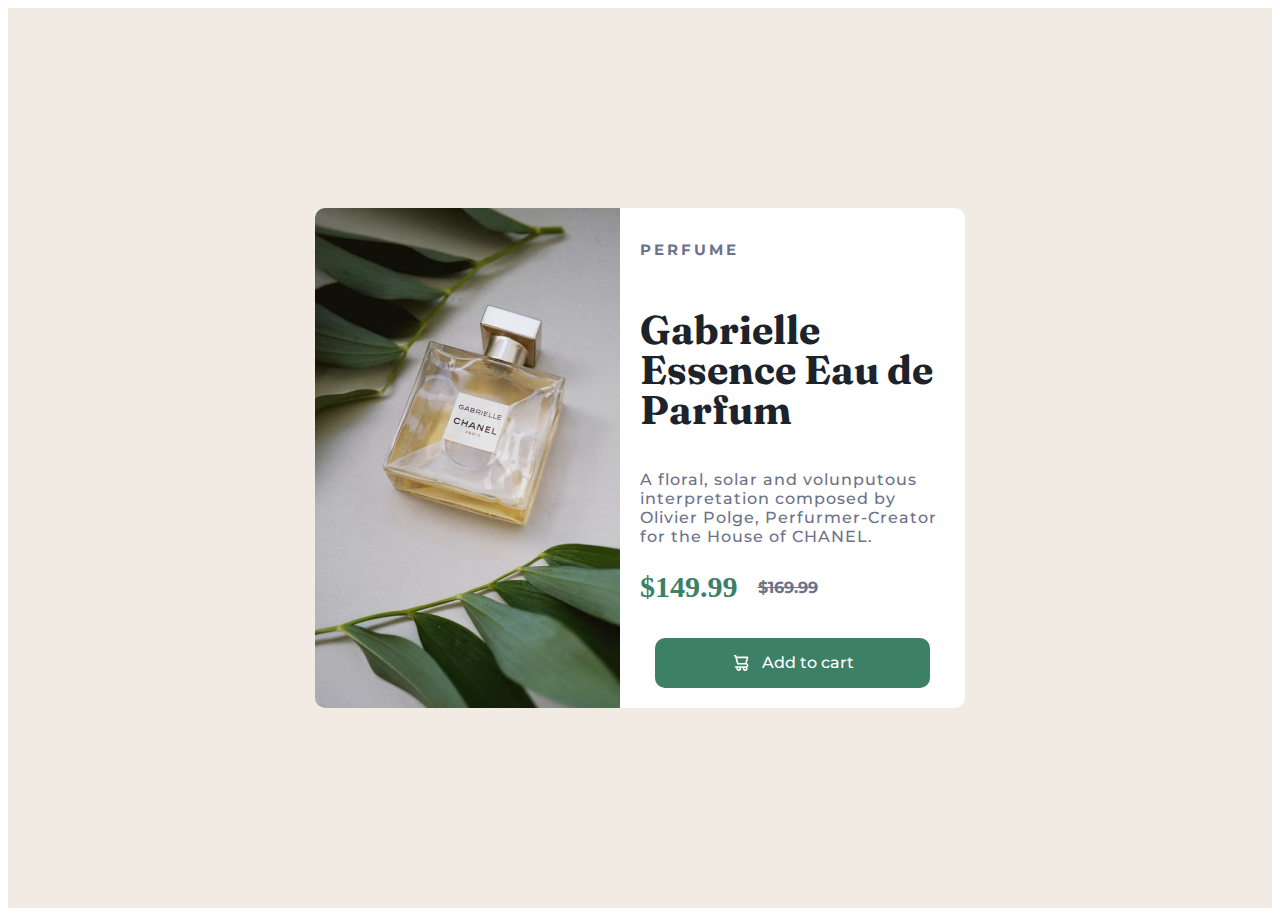
<file: front-end-mentor/challenges/challange-01/index.html>
<!DOCTYPE html>
<html lang="en">
  <head>
    <meta charset="UTF-8" />
    <meta http-equiv="X-UA-Compatible" content="IE=edge" />
    <meta name="viewport" content="width=device-width, initial-scale=1.0" />
    <link rel="stylesheet" href="../challange-01/css/style.css" />
    <link rel="stylesheet" href="../challange-01/css/reset.css" />
    <link rel="stylesheet" href="../challange-01/css/responsive.css">
    <title>Gabrielle eau</title>
  </head>
  <body>
    <div class="main-container">
      <div class="main-card">
        <div class="left-side"></div>

        <div class="right-side">
          <h2 class="left-first-title">PERFUME</h2>
          <h1 class="left-second-title">Gabrielle Essence Eau de Parfum</h1>
          <p class="left-text">
            A floral, solar and volunputous interpretation composed by Olivier
            Polge, Perfurmer-Creator for the House of CHANEL.
          </p>
          <div class="left-price">
            <span class="discount">$149.99</span>
            <span class="full-price">$169.99</span>
          </div>

          <div class="cart-place">
          <div class="cart-button">
            <p>Add to cart</p>
          </div>
        </div>
        </div>
      </div>
    </div>
  </body>
</html>
</file>
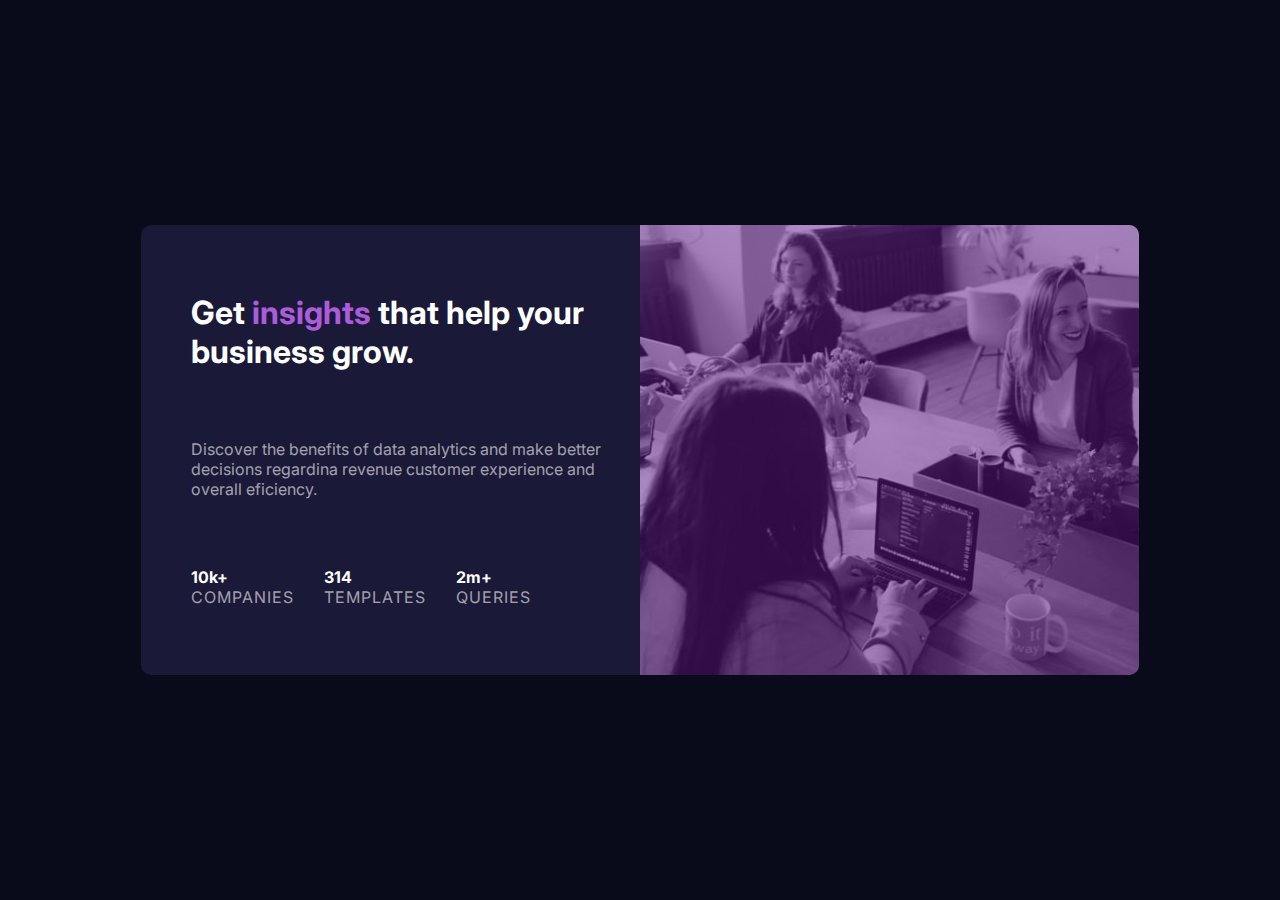
<file: front-end-mentor/challenges/challange-02/index.html>
<!DOCTYPE html>
<html lang="en">
  <head>
    <meta charset="UTF-8" />
    <meta http-equiv="X-UA-Compatible" content="IE=edge" />
    <meta name="viewport" content="width=device-width, initial-scale=1.0" />
    <title>Stats preview card component</title>
    <link rel="stylesheet" href="../challange-02/css/reset.css" />
    <link rel="stylesheet" href="../challange-02/css/style.css" />
    <link rel="stylesheet" href="../challange-02/css/responsive.css" />
    <link rel="stylesheet" href="../challange-02/css/variables.css" />
  </head>
  <body>

    
      <div class="main-container">

        <div class="card-container">

        <div class="left-side">
            <h1 class="title">Get <span class="insights">insights</span> that help your business grow.</h1>
            <p class="description">Discover the benefits of data analytics and make better decisions
              regardina revenue customer experience and overall eficiency.</p>

              <div class="stats">
                <div>
                  <span class="stats-numbers">10k+</span>
                  <span class="stats-words">companies</span>
                </div>
                <div>
                  <span class="stats-numbers">314</span>
                  <span class="stats-words">templates</span>
                </div>
                <div>
                  <span class="stats-numbers">2m+</span>
                  <span class="stats-words">queries</span>
                </div>
              </div>
              
        </div>

        <div class="right-side">
          <div class="img-placeholder"></div>
        </div>
      </div>
    </div>
      
    
  </body>
</html>
</file>
<file: front-end-mentor/challenges/challange-01/css/style.css>
@import url('https://fonts.googleapis.com/css2?family=Fraunces:opsz,wght@9..144,700&family=Montserrat:wght@500;700&display=swap');

:root{  
    --bg-main: hsl(30, 38%, 92%);
    --dark-green: hsl(158, 36%, 37%);
    --bg-card: hsl(0, 0%, 100%);
    --dark-blue: hsl(212, 21%, 14%);
    --dark-grey: hsl(228, 12%, 48%);
}

.main-container {
    width: 100%;
    height: 100vh;
    display: flex;
    align-items: center;
    justify-content: center;
    background-color: var(--bg-main);
}

.main-card {
    border-radius: 10px;
    overflow: hidden;
    background-color: var(--bg-card);
    display: flex;
    width: 650px;
    height: 500px;
   
}

.left-side {
    background-image: url(../images/image-product-desktop.jpg);
    background-position: center;
    background-size: cover;
    background-repeat: no-repeat;
    display: flex;
    flex: 1;
}


.right-side {
    padding: 20px;
    justify-content: space-between;
    flex-direction: column;
    display: flex;
    flex: 1;
}

.left-first-title {
    margin-bottom: 10px;
    font-size: 15px;
    letter-spacing: 3px;
    color: var(--dark-grey);
    font-family: 'Montserrat', sans-serif;
    font-weight: 700;
}

.left-second-title {
    color: var(--dark-blue);
    line-height: 40px;
    font-size: 40px;
    margin-bottom: 10px;
    font-family: 'Fraunces', serif;
}

.left-text {
    margin-bottom: 10px;
    letter-spacing: 1px;
    color: var(--dark-grey);
    font-family: 'Montserrat', sans-serif;
    font-weight: 500;
}

.left-price {
    display: flex;
    align-items: center;
}

.left-price .discount {
    font-weight: 700;
    color: var(--dark-green);
    font-size: 30px;
    margin-right: 20px;
}

.left-price .full-price {
    font-weight: 700;
    color: var(--dark-grey);
    font-family: 'Montserrat', sans-serif;
    text-decoration: line-through;
}

.cart-button {
    display: flex;
    justify-content: center;
    align-items: center;
    width: 90%;
    border-radius: 10px;
    color: var(--bg-card);
    margin-top: 20px;
    background-color: var(--dark-green);
    height: 50px;
}

.cart-place {
    display: flex;
    justify-content: center;
    align-items: center;

}

.cart-button p {
    font-weight: 500;
    font-family: 'Montserrat', sans-serif;
    display: flex;
}

.cart-button p::before {
    content: '';
    background-image: url(../images/icon-cart.svg);
    background-repeat: no-repeat;
    background-position: center;
    width: 20px;
    display: inline-block;
    height: 20px;
    margin-right: 10px;
}
</file>
<file: front-end-mentor/challenges/challange-01/css/responsive.css>
@media (max-width: 950px) {
    .main-card {
        width: 100vw;
        height: 100vh;
        display: flex;
        flex-direction: column;
        justify-content: center;
        align-items: center;
    }

    .left-side {
    background-image: url(../images/image-product-desktop.jpg);
     height: 100%;
     width: 100vw;
     display: flex;
     flex: 1;
    }

}
</file>
<file: front-end-mentor/challenges/challange-02/css/style.css>
body {
  background-color: var(--very-dark-blue);
  width: 100%;
  height: 100vh;
  display: flex;
  align-items: center;
  justify-content: center;
}

.card-container {
  overflow: hidden;
  border-radius: 10px;
  display: flex;
  justify-content: center;
  align-items: center;
}

.title {
  color: var(--solid-white);
  font-family: "Inter", sans-serif;
}

.left-side {
  padding-left: 50px;
  display: flex;
  flex-direction: column;
  justify-content: space-evenly;
  color: white;
  height: 50vh;
  width: 50%;
  background-color: var(--dark-desaturated-blue);
}

.left-side p {
  color: var(--alt-transparent-white);
  font-family: "Inter", sans-serif;
}

.right-side {
  position: relative;
  width: 50%;
  height: 50vh;
  content: "";
  background-image: url(../images/image-header-desktop.jpg);
  background-repeat: no-repeat;
  background-size: cover;
}

.img-placeholder {
  background-color: hsl(277, 74%, 31%, 0.5);
  position: absolute;
  width: 100%;
  height: 100vh;
}

.insights {
  color: var(--soft-violet);
}

.stats {
  display: flex;
}

.stats div{
 margin-right: 30px;
}

.stats div {
  display: flex;
  flex-direction: column;
}

.stats-words {
  letter-spacing: 1px;
  color: var(--alt-transparent-white);
  font-family: "Inter", sans-serif;
  font: 20px;
  text-transform: uppercase;
}

.stats-numbers {
  font-family: "Inter", sans-serif;
  font-weight: bold;
}
</file>
<file: front-end-mentor/challenges/challange-02/css/responsive.css>
@media (max-width: 600px) {

  .main-container {
    width: 100%;
    height: 100vh;
  }

.card-container {
  padding: 30px;
  display: flex;
  flex-direction: column-reverse;
}

.right-side {
  position: relative;
  width: 100%;
}

.left-side {
  padding: 0px;
  height: 100%;
  width: 100%;
}

.left-side h1 {
  padding: 0px 20px 0px 20px;
  margin: 40px 0px 20px 0;
  text-align: center;
  font-size: 20px;
}

.left-side p {
  font-size: 12px;
  margin: 0px 30px 20px 30px;
  text-align: center;
}

.stats {
  display: flex;
  flex-direction: column;
  align-items: center;
  justify-content: space-evenly;
}

.stats div {
  margin: 0 0 20px 0;
}

.stats div {
  display: flex;
  flex-direction: column;
  align-items: center;
}

.stats div span {
  margin-bottom: 5px;
}

.stats-words {
  letter-spacing: 1px;
  color: var(--alt-transparent-white);
  font-family: "Inter", sans-serif;
  font: 20px;
  text-transform: uppercase;
}

.stats-numbers {
  font-family: "Inter", sans-serif;
  font-weight: bold;
}

.img-placeholder {
  background-color: hsl(277, 74%, 31%, 0.5);
  position: absolute;
  width: 100%;
  height: 50vh;
}

}
</file>
<file: front-end-mentor/challenges/challange-02/css/variables.css>
:root {
    --very-dark-blue: hsl(233, 47%, 7%);
    --dark-desaturated-blue: hsl(244, 38%, 16%);
    --soft-violet: hsl(277, 64%, 61%);
    --solid-white: hsl(0, 0%, 100%);
    --transparent-white: hsla(0, 0%, 100%, 0.75);
    --alt-transparent-white: hsla(0, 0%, 100%, 0.6);

}

/* font-family: 'Inter', sans-serif;
font-family: 'Lexend Deca', sans-serif; */
</file>
